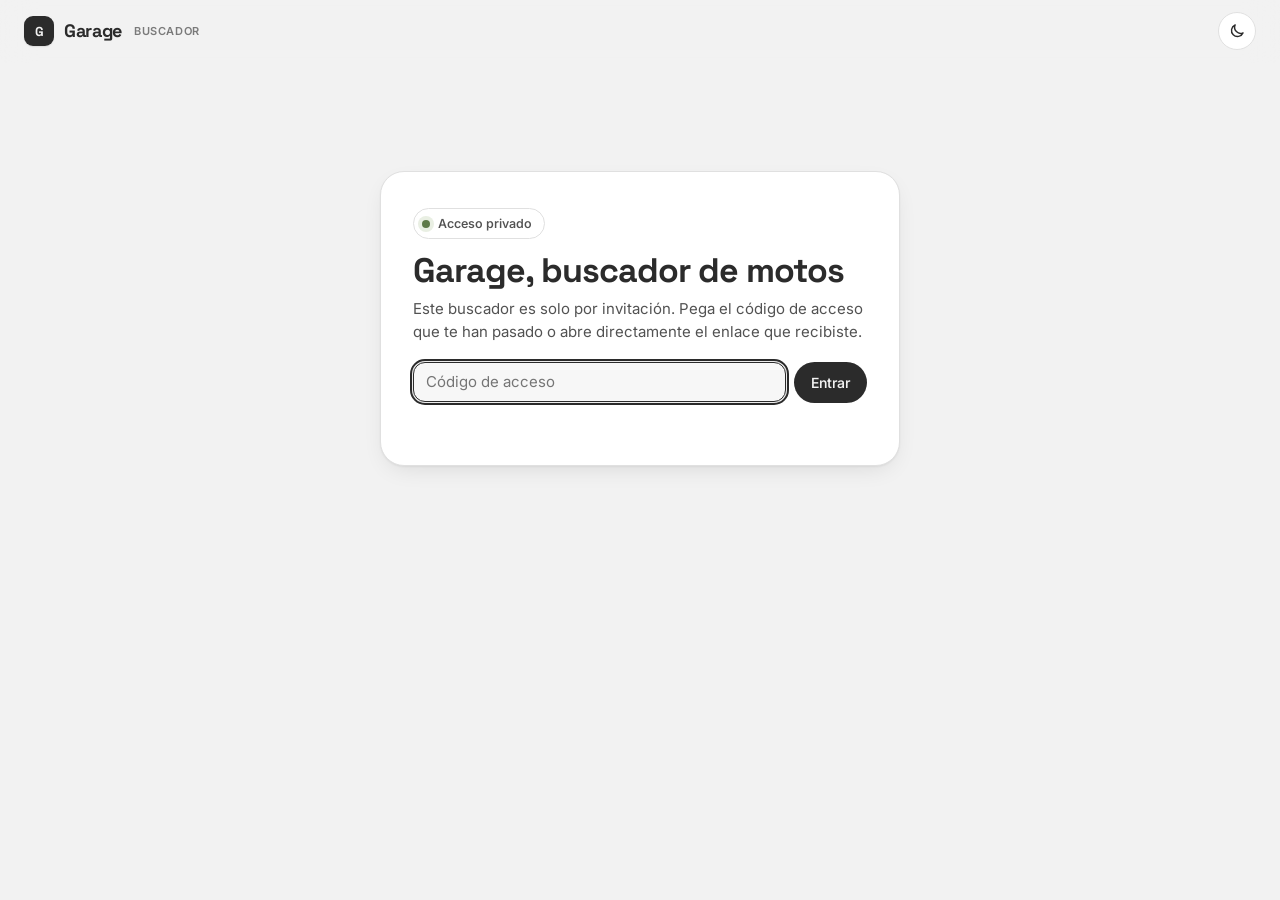
<file: web/index.html>
<!doctype html>
<html lang="es">
<head>
<meta charset="utf-8"><meta name="viewport" content="width=device-width,initial-scale=1,viewport-fit=cover">
<meta name="robots" content="noindex,nofollow">
<meta name="referrer" content="no-referrer">
<meta name="theme-color" content="#f2f2f2" media="(prefers-color-scheme: light)"><meta name="theme-color" content="#1f1f1f" media="(prefers-color-scheme: dark)">
<title>Garage · buscador</title>
<link rel="preconnect" href="https://fonts.googleapis.com"><link rel="preconnect" href="https://fonts.gstatic.com" crossorigin>
<link href="https://fonts.googleapis.com/css2?family=Inter:wght@400;500;600;700&family=Space+Grotesk:wght@500;600;700&display=swap" rel="stylesheet">
<script>try{const t=localStorage.getItem('garage-theme');if(t==='light'||t==='dark')document.documentElement.dataset.theme=t}catch(e){}</script>
<link rel="stylesheet" href="garage.css">
</head>
<body>
<header class="topbar" id="topbar"><div class="topinner">
 <a class="brand" href="#"><span class="brand-mark">G</span>Garage<small>buscador</small></a>
 <nav class="topnav" id="topnav" hidden><span class="nav-pill" id="navpill"></span>
  <button data-view="all" aria-current="page"><span data-icon="search"></span><span class="lbl">Buscar</span></button>
  <button data-view="saved"><span data-icon="heart"></span><span class="lbl">Favoritas</span><span class="count" id="savecount">0</span></button>
 </nav>
 <div class="topend"><span class="who hide-m" id="who"></span><a class="btn sm" id="adminlink" href="admin.html" hidden>Admin</a><button class="iconbtn" id="theme" aria-label="Cambiar tema"><span data-icon="moon"></span></button></div>
</div></header>

<section class="gate" id="gate" hidden>
 <span class="eyebrow"><span class="dot"></span>Acceso privado</span>
 <h1>Garage, buscador de motos</h1>
 <p>Este buscador es solo por invitación. Pega el código de acceso que te han pasado o abre directamente el enlace que recibiste.</p>
 <form id="gateform"><input class="input" id="gatetoken" autocomplete="off" spellcheck="false" placeholder="Código de acceso" aria-label="Código de acceso"><button class="btn primary" type="submit">Entrar</button></form>
 <div class="err" id="gateerr" role="alert"></div>
</section>

<div class="page" id="app" hidden>
<section class="hero compact">
 <span class="eyebrow"><span class="dot"></span><span id="eyebrow">Cargando…</span></span>
 <h1>Todas las motos de segunda mano, <em>en un sitio.</em></h1>
 <p class="lead">Wallapop, Milanuncios, motos.net, Mundimoto (también sus particulares), motor.es, AutoScout24, Cüimo, Flexibike y Motick, de toda España, actualizados cada día. Filtra por precio, forma de pago, marca, modelo, tipo, A2 o distancia y abre el anuncio original para contactar.</p>
 <div class="stats" id="stats"></div>
</section>

<div class="toolbar" id="toolbar">
 <button class="btn filterbtn" id="togglefilters" aria-expanded="true" aria-controls="filters"><span data-icon="filter"></span>Filtros<span class="count" id="filtercount" hidden>0</span></button>
 <label class="searchwrap"><span data-icon="search"></span><input id="q" type="search" placeholder="Modelo, palabra clave… (ej. «mt 07 akrapovic»)" aria-label="Buscar"></label>
 <select id="orden" class="select" aria-label="Ordenar">
  <option value="">Más nuevas</option><option value="precio">Precio ↑</option><option value="-precio">Precio ↓</option>
  <option value="km">Menos km</option><option value="-anio">Más recientes (año)</option><option value="dist">Más cerca</option>
 </select>
</div>

<div class="layout" id="layout">
 <aside class="filters" id="filters" aria-label="Filtros">
  <div class="fhead"><h2>Filtros</h2><div><button class="linkbtn" id="reset">Restablecer</button><button class="iconbtn only-m" id="closefilters" aria-label="Cerrar filtros" style="display:inline-grid;margin-left:6px;width:34px;height:34px"><span data-icon="close"></span></button></div></div>
  <div class="fgroup"><span class="flabel">Forma de pago</span><div class="seg" id="f-fin" data-single></div></div>
  <div class="fgroup"><span class="flabel">Vendedor</span><div class="seg" id="f-vendedor" data-single></div></div>
  <div class="fgroup"><span class="flabel">Precio (€)</span><div class="pair"><input class="input num" id="f-pmin" type="number" min="0" step="100" placeholder="Desde"><input class="input num" id="f-pmax" type="number" min="0" step="100" placeholder="Hasta"></div></div>
  <div class="fgroup"><span class="flabel">Marca</span><div class="seg" id="f-marca"></div><select class="select" id="f-marca-otra" style="margin-top:8px"><option value="">Otra marca…</option></select></div>
  <div class="fgroup"><label for="f-modelo">Modelo</label><input class="input" id="f-modelo" placeholder="Ej. MT-07, Z900, Tenere" list="modelos"></div>
  <div class="fgroup"><span class="flabel">Tipo</span><div class="seg" id="f-tipo"></div></div>
  <div class="fgroup"><span class="flabel">Carnet A2</span><div class="seg" id="f-a2"></div></div>
  <div class="fgroup"><span class="flabel">Kilómetros máximos</span><input class="input num" id="f-kmmax" type="number" min="0" step="1000" placeholder="Sin límite"></div>
  <div class="fgroup"><span class="flabel">Año</span><div class="pair"><input class="input num" id="f-amin" type="number" min="1950" max="2030" placeholder="Desde"><input class="input num" id="f-amax" type="number" min="1950" max="2030" placeholder="Hasta"></div></div>
  <div class="fgroup"><span class="flabel">Cilindrada (cc)</span><div class="pair"><input class="input num" id="f-ccmin" type="number" min="0" step="50" placeholder="Desde"><input class="input num" id="f-ccmax" type="number" min="0" step="50" placeholder="Hasta"></div></div>
  <div class="fgroup"><label for="f-provincia">Provincia</label><select class="select" id="f-provincia"><option value="">Toda España</option></select></div>
  <div class="fgroup"><span class="flabel">Cerca de mí</span><div class="pair"><button class="btn" id="geo" type="button"><span data-icon="pin"></span>Ubicarme</button><input class="input num" id="f-radio" type="number" min="5" step="5" placeholder="Radio km" disabled></div><p class="fnote" id="geonote" style="margin:8px 0 0"></p></div>
  <div class="fgroup"><span class="flabel">Web</span><div class="seg" id="f-fuente" data-single></div></div>
  <div class="fgroup"><label class="toggle">Solo con envío<input type="checkbox" id="f-envio"></label></div>
  <p class="fnote">Los datos salen de los anuncios. Marca, modelo, CV y tipo se completan a veces con otros anuncios del mismo modelo: compruébalos en el anuncio.</p>
  <div class="only-m" style="margin-top:16px"><button class="btn accent" id="applyfilters" style="width:100%">Ver resultados</button></div>
 </aside>
 <main id="main">
  <div class="reshead"><div><h2 id="viewtitle">Motos</h2><p id="resultcount" aria-live="polite"></p></div></div>
  <div class="activechips" id="activechips"></div>
  <div class="grid" id="grid"></div>
  <div class="more"><button class="btn" id="more" hidden>Cargar más</button></div>
 </main>
</div>
<footer class="foot"><span id="foot">Garage · uso privado. Un anuncio visible no garantiza que siga a la venta.</span><a href="#" id="logout">Salir</a></footer>
</div>
<datalist id="modelos"></datalist>
<div class="sheetmask" id="sheetmask" hidden></div>
<div id="toast" class="toast hidden" role="status"></div>
<script src="config.js"></script>
<script src="app.js"></script>
</body>
</html>
</file>
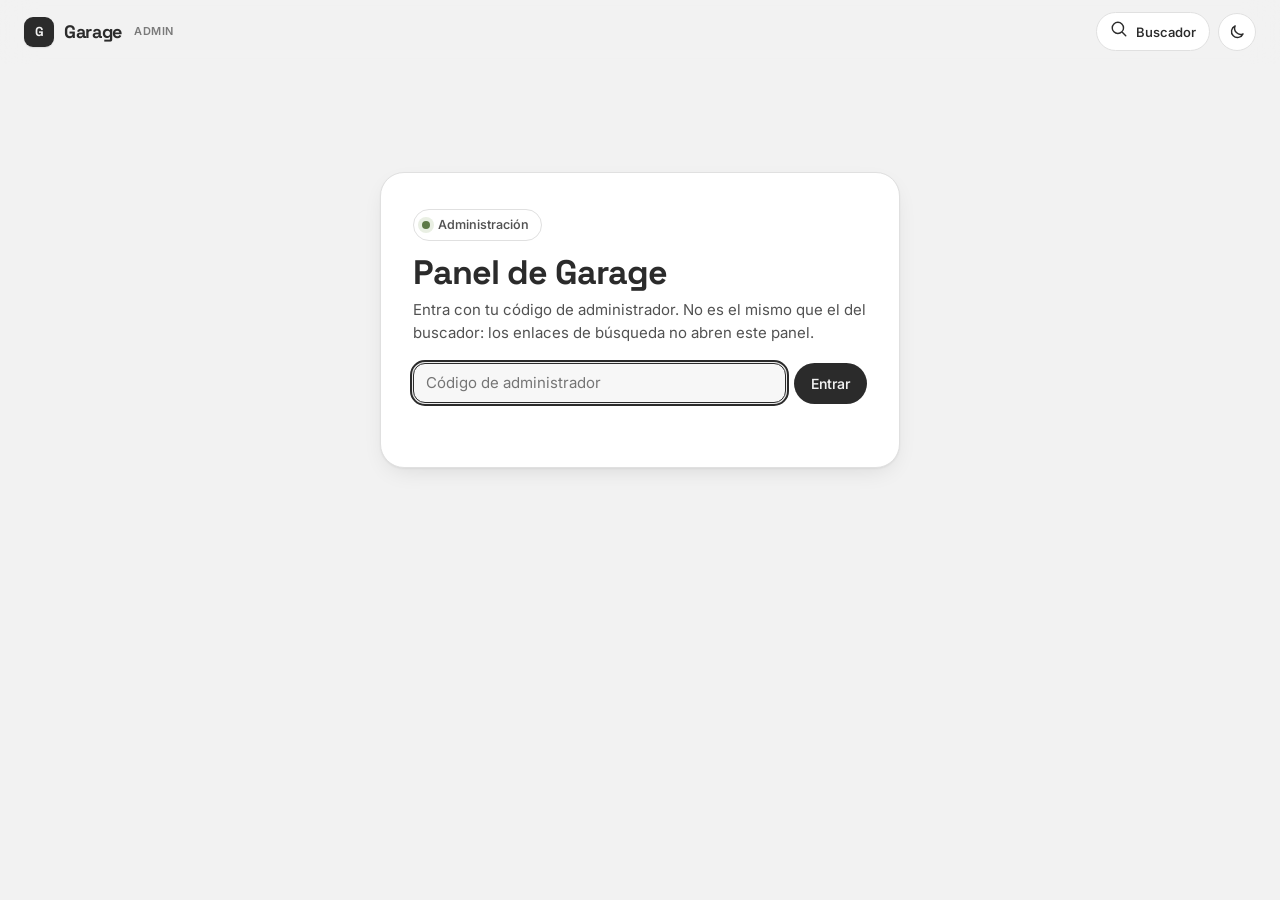
<file: web/admin.html>
<!doctype html>
<html lang="es">
<head>
<meta charset="utf-8"><meta name="viewport" content="width=device-width,initial-scale=1,viewport-fit=cover">
<meta name="robots" content="noindex,nofollow">
<meta name="referrer" content="no-referrer">
<meta name="theme-color" content="#f2f2f2" media="(prefers-color-scheme: light)"><meta name="theme-color" content="#1f1f1f" media="(prefers-color-scheme: dark)">
<title>Garage · admin</title>
<link rel="preconnect" href="https://fonts.googleapis.com"><link rel="preconnect" href="https://fonts.gstatic.com" crossorigin>
<link href="https://fonts.googleapis.com/css2?family=Inter:wght@400;500;600;700&family=Space+Grotesk:wght@500;600;700&display=swap" rel="stylesheet">
<script>try{const t=localStorage.getItem('garage-theme');if(t==='light'||t==='dark')document.documentElement.dataset.theme=t}catch(e){}</script>
<link rel="stylesheet" href="garage.css">
</head>
<body>
<header class="topbar" id="topbar"><div class="topinner">
 <a class="brand" href="./"><span class="brand-mark">G</span>Garage<small>admin</small></a>
 <div class="topend"><span class="who hide-m" id="who"></span><a class="btn sm" href="./"><span data-icon="search"></span><span class="lbl">Buscador</span></a><button class="iconbtn" id="theme" aria-label="Cambiar tema"><span data-icon="moon"></span></button></div>
</div></header>

<section class="gate" id="gate" hidden>
 <span class="eyebrow"><span class="dot"></span>Administración</span>
 <h1>Panel de Garage</h1>
 <p>Entra con tu código de administrador. No es el mismo que el del buscador: los enlaces de búsqueda no abren este panel.</p>
 <form id="gateform"><input class="input" id="gatetoken" autocomplete="off" spellcheck="false" placeholder="Código de administrador" aria-label="Código de administrador"><button class="btn primary" type="submit">Entrar</button></form>
 <div class="err" id="gateerr" role="alert"></div>
</section>

<div class="page" id="app" hidden>
<section class="hero compact">
 <span class="eyebrow"><span class="dot"></span><span id="eyebrow">Panel de administración</span></span>
 <h1>Accesos de <em>tus amigos.</em></h1>
 <p class="lead">Crea un enlace para cada persona, mira quién lo usa y córtalo cuando quieras. El enlace solo se puede ver al crearlo: guárdalo o compártelo en ese momento.</p>
 <div class="stats" id="stats"></div>
</section>

<div class="adm">
 <section class="panel" id="nuevo">
  <h2>Nuevo acceso</h2>
  <form id="crear" class="admform">
   <div class="fgroup"><label for="c-nombre">Nombre</label><input class="input" id="c-nombre" maxlength="60" placeholder="Ej. Marcos" required autocomplete="off"></div>
   <div class="fgroup"><label for="c-dias">Duración</label>
    <select class="select" id="c-dias"><option value="30">30 días</option><option value="90">3 meses</option><option value="180">6 meses</option><option value="365" selected>1 año</option><option value="0">Sin caducidad</option></select></div>
   <div class="fgroup"><label for="c-max">Búsquedas por hora</label>
    <select class="select" id="c-max"><option value="100">100</option><option value="300" selected>300</option><option value="1000">1.000</option></select></div>
   <div class="fgroup"><label for="c-nota">Nota <small>(opcional, solo la ves tú)</small></label><input class="input" id="c-nota" maxlength="200" placeholder="Ej. compañero de clase" autocomplete="off"></div>
   <button class="btn accent" type="submit" id="c-btn"><span data-icon="plus"></span>Crear acceso</button>
  </form>
  <div class="nuevo-ok" id="ok" hidden>
   <span class="badge good">Acceso creado</span>
   <p>Este es el enlace de <b id="ok-nombre"></b>. <b>Solo se muestra ahora</b>: si lo pierdes, revócalo y crea otro.</p>
   <div class="linkbox"><input class="input" id="ok-link" readonly aria-label="Enlace de acceso"><button class="btn primary" id="ok-copy" type="button"><span data-icon="copy"></span>Copiar</button></div>
   <div class="okacts"><button class="btn" id="ok-share" type="button" hidden><span data-icon="share"></span>Compartir</button><a class="btn" id="ok-wa" target="_blank" rel="noopener"><span data-icon="send"></span>WhatsApp</a><button class="linkbtn" id="ok-close" type="button">Hecho</button></div>
  </div>
 </section>

 <section class="panel" id="lista">
  <div class="listhead"><h2>Accesos</h2><div class="seg" id="filtro"><button type="button" data-f="activos" aria-pressed="true">Activos</button><button type="button" data-f="todos" aria-pressed="false">Todos</button></div></div>
  <div id="tokens"></div>
 </section>

 <section class="panel" id="fuentes">
  <h2>Última actualización de anuncios</h2>
  <div id="pasadas"></div>
 </section>
</div>
<footer class="foot"><span>Garage · panel privado. Las búsquedas por hora protegen la base de datos gratuita.</span><a href="#" id="logout">Salir</a></footer>
</div>
<div id="toast" class="toast hidden" role="status"></div>
<script src="config.js"></script>
<script src="admin.js"></script>
</body>
</html>
</file>
<file: web/garage.css>
/* Garage A2 · v4 «fluido». Fuente editable: este archivo + panel-motos-v3.template.html */
:root{
  /* Estructura Nord con grises neutros (sin tinte azul). Verde/rojo Nord apagados solo para estados. */
  --bg:#f2f2f2;--bg-2:#e8e8e8;--surface:#ffffff;--surface-2:#f7f7f7;--line:#e0e0e0;--line-2:#cccccc;
  --text:#2b2b2b;--text-2:#525252;--text-3:#7a7a7a;
  --accent:#dedede;--accent-2:#d0d0d0;--accent-soft:#ececec;--accent-ink:#2b2b2b;--on-accent:#2b2b2b;
  --good:#5e7a48;--good-soft:#e9efe3;--warn:#525252;--warn-soft:#ececec;--bad:#a5464f;--bad-soft:#f5e6e7;--info:#525252;--info-soft:#ececec;
  --shadow-sm:0 1px 2px rgba(0,0,0,.06),0 1px 1px rgba(0,0,0,.04);
  --shadow:0 1px 2px rgba(0,0,0,.05),0 8px 24px -8px rgba(0,0,0,.12);
  --shadow-lg:0 2px 6px rgba(0,0,0,.06),0 24px 60px -16px rgba(0,0,0,.28);
  --r-sm:10px;--r:16px;--r-lg:24px;--ease:cubic-bezier(.22,1,.36,1);
  --glass:rgba(242,242,242,.8);
  color-scheme:light;
}
@media (prefers-color-scheme:dark){:root:not([data-theme="light"]){
  --bg:#1f1f1f;--bg-2:#262626;--surface:#2b2b2b;--surface-2:#323232;--line:#3a3a3a;--line-2:#474747;
  --text:#ededed;--text-2:#c2c2c2;--text-3:#8f8f8f;
  --accent:#ededed;--accent-2:#d8d8d8;--accent-soft:#383838;--accent-ink:#ededed;--on-accent:#1f1f1f;
  --good:#a3be8c;--good-soft:#2c3328;--warn:#c2c2c2;--warn-soft:#333333;--bad:#bf616a;--bad-soft:#3a2a2c;--info:#c2c2c2;--info-soft:#333333;
  --shadow-sm:0 1px 2px rgba(0,0,0,.4);--shadow:0 1px 2px rgba(0,0,0,.35),0 10px 30px -10px rgba(0,0,0,.6);--shadow-lg:0 30px 80px -20px rgba(0,0,0,.8);
  --glass:rgba(31,31,31,.78);color-scheme:dark}}
:root[data-theme="dark"]{
  --bg:#1f1f1f;--bg-2:#262626;--surface:#2b2b2b;--surface-2:#323232;--line:#3a3a3a;--line-2:#474747;
  --text:#ededed;--text-2:#c2c2c2;--text-3:#8f8f8f;
  --accent:#ededed;--accent-2:#d8d8d8;--accent-soft:#383838;--accent-ink:#ededed;--on-accent:#1f1f1f;
  --good:#a3be8c;--good-soft:#2c3328;--warn:#c2c2c2;--warn-soft:#333333;--bad:#bf616a;--bad-soft:#3a2a2c;--info:#c2c2c2;--info-soft:#333333;
  --shadow-sm:0 1px 2px rgba(0,0,0,.4);--shadow:0 1px 2px rgba(0,0,0,.35),0 10px 30px -10px rgba(0,0,0,.6);--shadow-lg:0 30px 80px -20px rgba(0,0,0,.8);
  --glass:rgba(31,31,31,.78);color-scheme:dark}

*,*::before,*::after{box-sizing:border-box}
html{scroll-behavior:smooth;-webkit-text-size-adjust:100%}
body{margin:0;background:var(--bg);color:var(--text);font:15px/1.55 "Inter",system-ui,-apple-system,"Segoe UI",sans-serif;-webkit-font-smoothing:antialiased;overflow-x:hidden;transition:background-color .3s var(--ease),color .3s var(--ease)}
img{display:block;max-width:100%}
a{color:inherit}
button,input,select,textarea{font:inherit;color:inherit}
button{cursor:pointer}
:focus-visible{outline:2px solid var(--accent-ink);outline-offset:2px;border-radius:8px}
.icon{width:18px;height:18px;fill:none;stroke:currentColor;stroke-width:1.9;stroke-linecap:round;stroke-linejoin:round;flex:none}
.skip{position:absolute;left:-999px;top:8px;z-index:100;background:var(--text);color:var(--bg);padding:8px 14px;border-radius:999px}
.skip:focus{left:12px}
.num{font-variant-numeric:tabular-nums;font-feature-settings:"tnum"}
[hidden]{display:none!important}

/* Top bar */
.topbar{position:sticky;top:0;z-index:40;background:var(--glass);backdrop-filter:saturate(1.6) blur(16px);-webkit-backdrop-filter:saturate(1.6) blur(16px);border-bottom:1px solid transparent;transition:border-color .3s var(--ease),box-shadow .3s var(--ease)}
.topbar.scrolled{border-bottom-color:var(--line);box-shadow:var(--shadow-sm)}
.topinner{max-width:1360px;margin:auto;display:flex;align-items:center;gap:20px;padding:12px 24px}
.brand{display:flex;align-items:center;gap:10px;text-decoration:none;font:700 18px/1 "Space Grotesk",sans-serif;letter-spacing:-.02em}
.brand-mark{width:30px;height:30px;border-radius:9px;background:var(--text);display:grid;place-items:center;color:var(--bg);font-size:13px;box-shadow:var(--shadow-sm)}
.brand small{font:600 11px/1 "Inter";color:var(--text-3);letter-spacing:.06em;text-transform:uppercase;margin-left:2px}
.topnav{position:relative;display:flex;gap:2px;padding:4px;border-radius:999px;background:var(--bg-2);margin-left:8px}
.topnav button{position:relative;z-index:1;border:0;background:none;padding:7px 14px;border-radius:999px;color:var(--text-2);font-weight:500;font-size:14px;display:flex;gap:6px;align-items:center;transition:color .2s}
.topnav button[aria-current="page"]{color:var(--text)}
.nav-pill{position:absolute;top:4px;left:0;height:calc(100% - 8px);border-radius:999px;background:var(--surface);box-shadow:var(--shadow-sm);transition:transform .45s var(--ease),width .45s var(--ease)}
.count{min-width:18px;height:18px;padding:0 5px;border-radius:999px;background:var(--line);color:var(--text-2);font-size:11px;font-weight:600;display:inline-grid;place-items:center}
.count.on{background:var(--accent);color:var(--on-accent)}
.topend{margin-left:auto;display:flex;gap:8px;align-items:center}
.iconbtn{width:38px;height:38px;border-radius:999px;border:1px solid var(--line);background:var(--surface);display:grid;place-items:center;transition:transform .2s var(--ease),background .2s,border-color .2s}
.iconbtn:hover{border-color:var(--line-2);transform:translateY(-1px)}
.btn{display:inline-flex;align-items:center;justify-content:center;gap:8px;padding:9px 16px;border-radius:999px;border:1px solid var(--line);background:var(--surface);font-weight:550;font-size:14px;text-decoration:none;white-space:nowrap;transition:transform .2s var(--ease),background .2s,border-color .2s,box-shadow .2s}
.btn:hover{border-color:var(--line-2);transform:translateY(-1px);box-shadow:var(--shadow-sm)}
.btn:active{transform:translateY(0) scale(.98)}
.btn.primary{background:var(--text);color:var(--bg);border-color:transparent}
.btn.accent{background:var(--accent);color:var(--on-accent);border-color:var(--line-2);box-shadow:var(--shadow-sm)}
.btn:disabled{opacity:.45;pointer-events:none}

/* Hero */
.page{max-width:1360px;margin:auto;padding:0 24px 120px}
.hero{position:relative;margin:24px 0 8px;padding:48px 44px 40px;border-radius:var(--r-lg);overflow:hidden;background:radial-gradient(120% 140% at 100% 0%,color-mix(in srgb,var(--text) 7%,transparent) 0%,transparent 55%),var(--surface);border:1px solid var(--line);box-shadow:var(--shadow)}
.hero::after{content:"";position:absolute;inset:0;background-image:radial-gradient(var(--line-2) 1px,transparent 1px);background-size:22px 22px;mask-image:linear-gradient(100deg,transparent 40%,#000 100%);-webkit-mask-image:linear-gradient(100deg,transparent 40%,#000 100%);opacity:.5;pointer-events:none}
.eyebrow{display:inline-flex;align-items:center;gap:8px;padding:5px 12px 5px 8px;border-radius:999px;background:var(--surface);border:1px solid var(--line);font-size:12.5px;font-weight:550;color:var(--text-2)}
.eyebrow .dot{width:8px;height:8px;border-radius:50%;background:var(--good);box-shadow:0 0 0 4px var(--good-soft)}
.hero h1{position:relative;z-index:1;margin:18px 0 10px;font:700 clamp(36px,6vw,68px)/1 "Space Grotesk",sans-serif;letter-spacing:-.04em;max-width:14ch}
.hero h1 em{font-style:normal;color:var(--text-3)}
.hero p.lead{position:relative;z-index:1;margin:0;max-width:56ch;color:var(--text-2);font-size:16.5px}
.stats{position:relative;z-index:1;display:grid;grid-template-columns:repeat(4,minmax(0,1fr));gap:12px;margin-top:32px}
.stat{padding:16px 18px;border-radius:var(--r);background:color-mix(in srgb,var(--surface) 70%,transparent);border:1px solid var(--line);backdrop-filter:blur(6px)}
.stat small{display:block;color:var(--text-3);font-size:12px;font-weight:550;text-transform:uppercase;letter-spacing:.06em}
.stat strong{display:block;margin-top:6px;font:650 24px/1.1 "Space Grotesk",sans-serif;letter-spacing:-.02em}
.stat span{font-size:12.5px;color:var(--text-2)}

/* Toolbar */
.toolbar{position:sticky;top:63px;z-index:30;margin:16px -8px 0;padding:10px 8px;display:flex;flex-wrap:wrap;gap:10px;align-items:center;background:var(--glass);backdrop-filter:blur(14px);-webkit-backdrop-filter:blur(14px);border-radius:0 0 var(--r) var(--r)}
.searchwrap{flex:1 1 260px;display:flex;align-items:center;gap:10px;padding:0 14px;height:42px;border-radius:999px;background:var(--surface);border:1px solid var(--line);transition:border-color .2s,box-shadow .2s}
.searchwrap:focus-within{border-color:var(--accent-ink);box-shadow:0 0 0 4px var(--accent-soft)}
.searchwrap input{flex:1;border:0;background:none;outline:none;height:100%;min-width:0}
.searchwrap .icon{color:var(--text-3)}
.chips-quick{display:flex;gap:6px;overflow-x:auto;scrollbar-width:none;max-width:100%}
.chips-quick::-webkit-scrollbar{display:none}
.qchip{border:1px solid var(--line);background:var(--surface);padding:8px 13px;border-radius:999px;font-size:13.5px;font-weight:500;color:var(--text-2);white-space:nowrap;transition:all .2s var(--ease)}
.qchip:hover{color:var(--text);border-color:var(--line-2)}
.qchip[aria-pressed="true"]{background:var(--text);color:var(--bg);border-color:var(--text)}
.select{appearance:none;height:42px;padding:0 36px 0 14px;border-radius:999px;border:1px solid var(--line);background:var(--surface) url("data:image/svg+xml,%3Csvg xmlns='http://www.w3.org/2000/svg' width='12' height='12' viewBox='0 0 24 24' fill='none' stroke='%238a8c93' stroke-width='2.4' stroke-linecap='round'%3E%3Cpath d='M6 9l6 6 6-6'/%3E%3C/svg%3E") no-repeat right 14px center;font-size:14px;font-weight:500}
.filterbtn{height:42px}
.filterbtn .count{margin-left:2px}

/* Layout */
.layout{display:grid;grid-template-columns:280px minmax(0,1fr);gap:28px;margin-top:18px;align-items:start}
.layout.nofilters{grid-template-columns:minmax(0,1fr)}
.layout.nofilters .filters{display:none}
.filters{position:sticky;top:134px;max-height:calc(100vh - 150px);overflow:auto;padding:20px;border-radius:var(--r);background:var(--surface);border:1px solid var(--line);scrollbar-width:thin}
.filters h2{margin:0;font:650 17px/1 "Space Grotesk";letter-spacing:-.01em}
.fhead{display:flex;align-items:center;justify-content:space-between;margin-bottom:18px}
.linkbtn{border:0;background:none;color:var(--accent-ink);font-weight:550;font-size:13.5px;padding:4px}
.fgroup{padding:16px 0;border-top:1px solid var(--line)}
.fgroup>label,.fgroup>.flabel{display:block;font-size:12.5px;font-weight:600;color:var(--text-2);margin-bottom:10px;letter-spacing:.01em}
.fgroup .select{width:100%;border-radius:12px}
.seg{display:flex;flex-wrap:wrap;gap:6px}
.seg button{border:1px solid var(--line);background:var(--surface-2);padding:6px 11px;border-radius:999px;font-size:13px;font-weight:500;color:var(--text-2);transition:all .18s var(--ease)}
.seg button[aria-pressed="true"]{background:var(--accent);border-color:var(--accent-ink);color:var(--on-accent)}
.range{display:flex;flex-direction:column;gap:6px}
.range output{font:600 15px "Space Grotesk";font-variant-numeric:tabular-nums}
input[type=range]{-webkit-appearance:none;appearance:none;width:100%;height:24px;background:none}
input[type=range]::-webkit-slider-runnable-track{height:5px;border-radius:9px;background:linear-gradient(90deg,var(--accent-ink) var(--p,50%),var(--line) var(--p,50%))}
input[type=range]::-moz-range-track{height:5px;border-radius:9px;background:linear-gradient(90deg,var(--accent-ink) var(--p,50%),var(--line) var(--p,50%))}
input[type=range]::-webkit-slider-thumb{-webkit-appearance:none;width:20px;height:20px;margin-top:-7.5px;border-radius:50%;background:var(--surface);border:2px solid var(--accent-ink);box-shadow:var(--shadow-sm);transition:transform .15s}
input[type=range]::-moz-range-thumb{width:16px;height:16px;border-radius:50%;background:var(--surface);border:2px solid var(--accent-ink)}
input[type=range]:active::-webkit-slider-thumb{transform:scale(1.15)}
.toggle{display:flex;align-items:center;justify-content:space-between;gap:12px;font-size:14px;cursor:pointer;padding:4px 0}
.toggle input{appearance:none;width:38px;height:22px;border-radius:999px;background:var(--line-2);position:relative;flex:none;transition:background .2s;cursor:pointer}
.toggle input::after{content:"";position:absolute;top:3px;left:3px;width:16px;height:16px;border-radius:50%;background:#fff;box-shadow:0 1px 3px rgba(0,0,0,.25);transition:transform .25s var(--ease)}
.toggle input:checked{background:var(--accent-ink)}
.toggle input:checked::after{transform:translateX(16px)}
.fnote{font-size:12.5px;color:var(--text-3);margin:14px 0 0}

/* Results */
.reshead{display:flex;align-items:baseline;justify-content:space-between;gap:12px;margin:2px 0 14px;flex-wrap:wrap}
.reshead h2{margin:0;font:650 22px/1.2 "Space Grotesk";letter-spacing:-.02em}
.reshead p{margin:2px 0 0;color:var(--text-2);font-size:14px}
.activechips{display:flex;flex-wrap:wrap;gap:6px;margin:-4px 0 14px}
.activechips button{display:inline-flex;gap:6px;align-items:center;border:0;background:var(--accent);color:var(--on-accent);padding:5px 8px 5px 11px;border-radius:999px;font-size:12.5px;font-weight:550}
.grid{display:grid;grid-template-columns:repeat(auto-fill,minmax(290px,1fr));gap:18px}
.card{position:relative;display:flex;flex-direction:column;border-radius:var(--r);background:var(--surface);border:1px solid var(--line);overflow:hidden;box-shadow:var(--shadow-sm);transition:transform .35s var(--ease),box-shadow .35s var(--ease),border-color .35s;animation:rise .5s var(--ease) both;animation-delay:calc(var(--i,0) * 35ms)}
.card:hover{transform:translateY(-4px);box-shadow:var(--shadow-lg);border-color:var(--line-2)}
.card.picked{border-color:var(--accent-ink);box-shadow:0 0 0 3px var(--accent-soft),var(--shadow)}
@keyframes rise{from{opacity:0;transform:translateY(14px) scale(.985)}to{opacity:1;transform:none}}
.media{position:relative;aspect-ratio:16/10;background:linear-gradient(135deg,var(--bg-2),var(--surface-2));overflow:hidden}
.media img{width:100%;height:100%;object-fit:cover;transition:transform .7s var(--ease)}
.card:hover .media img{transform:scale(1.05)}
.ph{position:absolute;inset:0;display:grid;place-items:center;text-align:center;color:var(--text-3);font:700 30px/1 "Space Grotesk";letter-spacing:-.03em}
.ph span{display:block;font:500 12px "Inter";letter-spacing:0;margin-top:6px}
.media .shade{position:absolute;inset:auto 0 0 0;height:55%;background:linear-gradient(transparent,rgba(0,0,0,.55));pointer-events:none}
.pricetag{position:absolute;left:12px;bottom:12px;color:#fff;font:700 24px/1 "Space Grotesk";letter-spacing:-.02em;text-shadow:0 2px 12px rgba(0,0,0,.4)}
.pricetag small{display:block;font:500 11.5px/1.3 "Inter";letter-spacing:0;opacity:.9;margin-top:4px}
.fav{position:absolute;top:10px;right:10px;width:38px;height:38px;border-radius:50%;border:0;background:rgba(255,255,255,.88);color:#16171a;display:grid;place-items:center;backdrop-filter:blur(6px);transition:transform .25s var(--ease),background .2s}
.fav:hover{transform:scale(1.08)}
.fav.on{background:var(--bad);color:#fff}
.fav.on .icon{fill:currentColor}
.fav.pop{animation:pop .45s var(--ease)}
.fav.share{top:56px}
.fav.share .icon{fill:none}
.dacts{display:flex;gap:8px}
#sharefavs{align-self:center}
@keyframes pop{40%{transform:scale(1.3)}}
.flag{position:absolute;top:12px;left:12px;display:flex;gap:6px;flex-wrap:wrap;max-width:calc(100% - 64px)}
.flag span{padding:4px 9px;border-radius:999px;font-size:11.5px;font-weight:650;background:rgba(255,255,255,.92);color:#16171a;backdrop-filter:blur(6px)}
.flag span.hot{background:#2b2b2b;color:#ededed}
.body{padding:16px 16px 14px;display:flex;flex-direction:column;gap:12px;flex:1}
.titlerow{display:flex;justify-content:space-between;gap:10px;align-items:flex-start}
.make{font-size:12px;font-weight:650;color:var(--text-3);text-transform:uppercase;letter-spacing:.07em}
.card h3{margin:2px 0 0;font:650 19px/1.2 "Space Grotesk";letter-spacing:-.02em}
.specs{display:flex;gap:6px;flex-wrap:wrap}
.specs span{display:inline-flex;align-items:center;gap:5px;padding:4px 9px;border-radius:8px;background:var(--surface-2);border:1px solid var(--line);font-size:12.5px;font-weight:550;color:var(--text-2);font-variant-numeric:tabular-nums}
.badges{display:flex;gap:6px;flex-wrap:wrap}
.badge{display:inline-flex;align-items:center;gap:6px;padding:4px 10px;border-radius:999px;font-size:12px;font-weight:600;background:var(--bg-2);color:var(--text-2)}
.badge::before{content:"";width:6px;height:6px;border-radius:50%;background:currentColor;opacity:.85}
.badge.good{background:var(--good-soft);color:var(--good)}
.badge.warn{background:var(--warn-soft);color:var(--warn)}
.badge.bad{background:var(--bad-soft);color:var(--bad)}
.badge.info{background:var(--info-soft);color:var(--info)}
.finline{display:flex;align-items:center;justify-content:space-between;gap:10px;padding:10px 12px;border-radius:12px;background:var(--surface-2);border:1px dashed var(--line-2);font-size:13px}
.finline b{font:650 15px "Space Grotesk";font-variant-numeric:tabular-nums}
.finline span{color:var(--text-2)}
.place{display:flex;align-items:center;gap:6px;font-size:13px;color:var(--text-2)}
.place .icon{width:15px;height:15px}
.cardfoot{display:flex;align-items:center;gap:8px;margin-top:auto;padding-top:4px}
.cardfoot .btn{padding:8px 14px;font-size:13.5px}
.cardfoot .grow{flex:1}
.cmp{display:inline-flex;align-items:center;gap:7px;font-size:13px;font-weight:550;color:var(--text-2);cursor:pointer;padding:6px 4px;user-select:none}
.cmp input{appearance:none;width:18px;height:18px;border-radius:6px;border:1.5px solid var(--line-2);display:grid;place-items:center;transition:all .2s;cursor:pointer;margin:0}
.cmp input:checked{background:var(--accent-ink);border-color:var(--accent-ink)}
.cmp input:checked::after{content:"";width:9px;height:5px;border:2px solid var(--bg);border-top:0;border-right:0;transform:rotate(-45deg) translate(1px,-1px)}

/* List mode */
.grid.list{grid-template-columns:1fr}
.grid.list .card{flex-direction:row}
.grid.list .media{flex:0 0 300px;aspect-ratio:auto;min-height:200px}

.empty{grid-column:1/-1;text-align:center;padding:64px 20px;border-radius:var(--r);border:1px dashed var(--line-2);background:var(--surface)}
.empty h3{margin:0 0 6px;font:650 20px "Space Grotesk"}
.empty p{margin:0 0 18px;color:var(--text-2)}

/* Sources view */
.method{margin-top:28px;display:grid;gap:18px}
.method h1{margin:0;font:700 clamp(30px,4.5vw,48px)/1.05 "Space Grotesk";letter-spacing:-.035em}
.method .lead{color:var(--text-2);max-width:62ch;margin:8px 0 0}
.mgrid{display:grid;grid-template-columns:repeat(auto-fit,minmax(250px,1fr));gap:14px}
.mcard{padding:20px;border-radius:var(--r);background:var(--surface);border:1px solid var(--line)}
.mcard h3{margin:0 0 6px;font:650 16px "Space Grotesk"}
.mcard p{margin:0;color:var(--text-2);font-size:14px}
.panel{padding:22px;border-radius:var(--r);background:var(--surface);border:1px solid var(--line)}
.panel h2{margin:0 0 10px;font:650 18px "Space Grotesk"}
.panel p{color:var(--text-2);font-size:14.5px;margin:0 0 10px}
.panel a{color:var(--text);text-decoration-color:var(--line-2);text-underline-offset:3px}
.tbl{width:100%;border-collapse:collapse;font-size:13.5px}
.tbl th,.tbl td{text-align:left;padding:9px 10px;border-bottom:1px solid var(--line);vertical-align:top}
.tbl th{font-size:12px;color:var(--text-3);text-transform:uppercase;letter-spacing:.05em;font-weight:600}
.scrollx{overflow-x:auto}

/* Drawer / modal */
.backdrop{position:fixed;inset:0;z-index:60;background:rgba(10,10,12,.45);backdrop-filter:blur(4px);-webkit-backdrop-filter:blur(4px);opacity:0;transition:opacity .3s var(--ease)}
.backdrop.show{opacity:1}
.drawer{position:fixed;top:10px;right:10px;bottom:10px;z-index:61;width:min(560px,calc(100vw - 20px));overflow:auto;border-radius:var(--r-lg);background:var(--surface);box-shadow:var(--shadow-lg);transform:translateX(105%);transition:transform .45s var(--ease);overscroll-behavior:contain}
.drawer.show{transform:none}
.drawer.wide{width:min(1100px,calc(100vw - 20px))}
.dhead{position:sticky;top:0;z-index:2;display:flex;align-items:center;justify-content:space-between;gap:12px;padding:14px 18px;background:var(--glass);backdrop-filter:blur(14px);-webkit-backdrop-filter:blur(14px);border-bottom:1px solid var(--line)}
.dhead .make{font-size:11.5px}
.dhead h2{margin:0;font:650 18px "Space Grotesk";letter-spacing:-.01em}
.dbody{padding:18px 22px 28px}
.dphoto{width:100%;aspect-ratio:16/10;object-fit:cover;border-radius:var(--r);margin-bottom:16px;background:var(--bg-2)}
.dprice{display:flex;align-items:flex-end;justify-content:space-between;gap:12px;flex-wrap:wrap;margin-bottom:12px}
.dprice strong{font:700 34px/1 "Space Grotesk";letter-spacing:-.03em}
.dprice small{display:block;color:var(--text-3);font-size:12.5px;margin-top:4px}
.kv{display:grid;grid-template-columns:repeat(3,1fr);gap:8px;margin:14px 0}
.kv div{padding:10px 12px;border-radius:12px;background:var(--surface-2);border:1px solid var(--line)}
.kv small{display:block;font-size:11.5px;color:var(--text-3);font-weight:600;text-transform:uppercase;letter-spacing:.05em}
.kv b{font:650 16px "Space Grotesk";font-variant-numeric:tabular-nums}
.dsec{margin-top:22px}
.dsec h4{margin:0 0 8px;font:650 14px "Inter";text-transform:uppercase;letter-spacing:.06em;color:var(--text-3)}
.dsec p{margin:0 0 8px;color:var(--text-2);font-size:14.5px}
.note{padding:12px 14px;border-radius:12px;background:var(--warn-soft);color:var(--text);font-size:14px;border:1px solid color-mix(in srgb,var(--warn) 30%,transparent)}
.note.bad{background:var(--bad-soft);border-color:color-mix(in srgb,var(--bad) 30%,transparent)}
.note.info{background:var(--info-soft);border-color:color-mix(in srgb,var(--info) 30%,transparent)}
.fin{display:grid;grid-template-columns:repeat(2,1fr);gap:8px}
.fin div{padding:10px 12px;border-radius:12px;border:1px solid var(--line)}
.fin small{display:block;font-size:12px;color:var(--text-3)}
.fin b{font:650 15px "Space Grotesk";font-variant-numeric:tabular-nums}
.fin b.pend{font:500 13px "Inter";color:var(--warn)}
.calc{margin-top:10px;padding:14px;border-radius:12px;background:var(--surface-2);border:1px solid var(--line)}
.calc .row{display:grid;grid-template-columns:repeat(3,1fr);gap:8px}
.calc label,.costbox label,.notes label{display:flex;flex-direction:column;gap:4px;font-size:12px;font-weight:600;color:var(--text-2)}
.input{height:40px;padding:0 12px;border-radius:10px;border:1px solid var(--line);background:var(--surface);min-width:0;width:100%}
.input:focus{outline:none;border-color:var(--accent-ink);box-shadow:0 0 0 3px var(--accent-soft)}
textarea.input{height:96px;padding:10px 12px;resize:vertical}
.calcout{margin-top:10px;font-size:14px}
.calcout b{font:650 16px "Space Grotesk"}
.msg{white-space:pre-wrap;padding:12px 14px;border-radius:12px;background:var(--surface-2);border:1px solid var(--line);font-size:13px;color:var(--text-2)}
.dactions{display:flex;gap:8px;flex-wrap:wrap;margin-top:12px}
.cmptable{width:100%;border-collapse:separate;border-spacing:0;font-size:14px}
.cmptable th,.cmptable td{padding:12px;border-bottom:1px solid var(--line);text-align:left;vertical-align:top;min-width:200px}
.cmptable td:first-child,.cmptable th:first-child{min-width:130px;color:var(--text-3);font-size:12.5px;font-weight:600;text-transform:uppercase;letter-spacing:.04em;position:sticky;left:0;background:var(--surface)}
.cmptable thead img{width:100%;aspect-ratio:16/10;object-fit:cover;border-radius:12px;margin-bottom:8px}
.cmptable thead th{font:650 16px "Space Grotesk";color:var(--text);text-transform:none;letter-spacing:0}
.cmptable .best{color:var(--good);font-weight:650}

/* Compare dock */
.dock{position:fixed;left:50%;bottom:18px;z-index:50;display:flex;align-items:center;gap:12px;padding:8px 8px 8px 10px;border-radius:999px;background:var(--text);color:var(--bg);box-shadow:var(--shadow-lg);transform:translate(-50%,0);transition:transform .45s var(--ease),opacity .3s;max-width:calc(100vw - 24px)}
.dock.hidden{transform:translate(-50%,140%);opacity:0;pointer-events:none}
.thumbs{display:flex}
.thumbs img,.thumbs span{width:36px;height:36px;border-radius:50%;object-fit:cover;border:2px solid var(--text);margin-left:-10px;background:var(--line-2);display:grid;place-items:center;font-size:10px;font-weight:700;color:var(--text)}
.thumbs :first-child{margin-left:0}
.dock p{margin:0;font-size:13.5px;font-weight:550;white-space:nowrap}
.dock .btn{background:var(--accent);color:var(--on-accent);border:0}
.dock .iconbtn{background:transparent;border-color:color-mix(in srgb,var(--bg) 25%,transparent);color:var(--bg);width:34px;height:34px}

.toast{position:fixed;left:50%;bottom:86px;z-index:80;transform:translate(-50%,0);padding:10px 16px;border-radius:999px;background:var(--surface);color:var(--text);border:1px solid var(--line);box-shadow:var(--shadow-lg);font-size:14px;font-weight:550;transition:opacity .25s,transform .35s var(--ease)}
.toast.hidden{opacity:0;transform:translate(-50%,12px);pointer-events:none}
.foot{margin-top:48px;padding-top:20px;border-top:1px solid var(--line);display:flex;justify-content:space-between;gap:12px;flex-wrap:wrap;color:var(--text-3);font-size:13px}
.foot a{color:inherit}

/* Mobile filters sheet */
.sheetmask{position:fixed;inset:0;z-index:55;background:rgba(10,10,12,.45);opacity:0;transition:opacity .3s}
.sheetmask.show{opacity:1}
@media (max-width:980px){
  .layout{grid-template-columns:1fr}
  .filters{position:fixed;left:0;right:0;bottom:0;top:auto;z-index:56;max-height:86vh;border-radius:var(--r-lg) var(--r-lg) 0 0;transform:translateY(105%);transition:transform .45s var(--ease);box-shadow:var(--shadow-lg);padding-bottom:calc(20px + env(safe-area-inset-bottom))}
  .filters.open{transform:none}
  .layout.nofilters .filters{display:block}
  .filters::before{content:"";display:block;width:40px;height:4px;border-radius:9px;background:var(--line-2);margin:-8px auto 14px}
  .stats{grid-template-columns:repeat(2,minmax(0,1fr))}
  .toolbar{top:57px}
  .hide-m{display:none!important}
}
@media (min-width:981px){.only-m{display:none!important}}
@media (max-width:640px){
  .topinner{padding:10px 16px;gap:10px}
  .brand small{display:none}
  .topnav{margin-left:0}
  .topnav button{padding:7px 10px;font-size:13px}
  .topnav .lbl{display:none}
  .page{padding:0 16px 120px}
  .hero{padding:28px 20px 22px;margin-top:14px}
  .stat{padding:12px 14px}
  .stat strong{font-size:19px}
  .grid{grid-template-columns:1fr}
  .grid.list .card{flex-direction:column}
  .grid.list .media{flex:none;aspect-ratio:16/10;min-height:0}
  .kv{grid-template-columns:repeat(3,1fr)}
  .calc .row{grid-template-columns:1fr 1fr 1fr}
  .drawer{top:auto;left:0;right:0;bottom:0;width:100%;max-height:92vh;border-radius:var(--r-lg) var(--r-lg) 0 0;transform:translateY(105%)}
  .drawer.wide{width:100%}
  .dock p small{display:none}
  .toolbar{gap:8px}
  .searchwrap{flex:1 1 0;order:1;height:40px}
  .filterbtn{order:2;height:40px;padding:0 14px}
  .chips-quick{order:3;flex:1 1 0;min-width:0}
  #sort{order:4;height:36px;max-width:140px;font-size:13px}
  .qchip{padding:7px 11px;font-size:13px}
  .hero h1{margin-top:14px}
  .hero p.lead{font-size:15px}
  .stats{margin-top:20px;gap:8px}
}
@media (prefers-reduced-motion:reduce){*,*::before,*::after{animation:none!important;transition:none!important;scroll-behavior:auto!important}}
.grid.still .card{animation:none}

/* Pestañas de categoría: al contado / financiación */
.cattabs{display:grid;grid-template-columns:repeat(2,minmax(0,1fr));gap:10px;margin:16px 0 0}
.cattabs button{display:flex;align-items:center;gap:14px;text-align:left;padding:14px 18px;border-radius:var(--r);border:1px solid var(--line);background:var(--surface);color:var(--text-2);transition:border-color .2s,background .2s,transform .2s var(--ease),box-shadow .2s}
.cattabs button:hover{border-color:var(--line-2);transform:translateY(-1px)}
.cattabs button .icon{width:22px;height:22px}
.cattabs button b{display:block;font:650 17px/1.2 "Space Grotesk",sans-serif;color:var(--text);letter-spacing:-.01em}
.cattabs button b .num{font:600 12px/1 "Inter";padding:3px 7px;border-radius:999px;background:var(--bg-2);color:var(--text-2);margin-left:6px;vertical-align:2px}
.cattabs button small{display:block;margin-top:2px;font-size:12.5px;color:var(--text-3)}
.cattabs button[aria-selected="true"]{background:var(--accent);border-color:var(--accent-ink);box-shadow:var(--shadow-sm);color:var(--on-accent)}
.cattabs button[aria-selected="true"] b,.cattabs button[aria-selected="true"] small{color:var(--on-accent)}
.cattabs button[aria-selected="true"] b .num{background:var(--surface);color:var(--text)}
.badge.both{background:transparent;color:var(--text-2);box-shadow:inset 0 0 0 1px var(--line-2)}
.flag span.hot.alert{background:var(--bad);color:#fff}
.toggle input:checked::after{background:var(--bg)}
@media (max-width:640px){.cattabs{gap:8px}.cattabs button{padding:11px 12px;gap:10px}.cattabs button .icon{display:none}.cattabs button b{font-size:15px}.cattabs button small{font-size:11.5px}}

/* ── Buscador (v7): acceso por token, filtros de servidor ───────────────── */
.gate{max-width:520px;margin:12vh auto 0;padding:36px 32px;border-radius:var(--r-lg);background:var(--surface);border:1px solid var(--line);box-shadow:var(--shadow)}
.gate h1{margin:14px 0 8px;font:700 34px/1.05 "Space Grotesk",sans-serif;letter-spacing:-.03em}
.gate p{color:var(--text-2);margin:0 0 18px}
.gate form{display:flex;gap:8px}
.gate .err{color:var(--bad);font-size:13.5px;margin-top:10px;min-height:1.2em}
.input{border:1px solid var(--line);background:var(--surface-2);border-radius:12px;padding:9px 12px;width:100%;min-width:0}
.input:focus{outline:2px solid var(--accent-ink);outline-offset:1px}
.pair{display:grid;grid-template-columns:1fr 1fr;gap:8px}
.pair .input{font-size:14px}
.more{display:flex;justify-content:center;margin:26px 0}
.tambien{display:flex;flex-wrap:wrap;gap:6px;font-size:12.5px;color:var(--text-3)}
.tambien a{color:var(--text-2)}
.desc{font-size:13px;color:var(--text-2);display:-webkit-box;-webkit-line-clamp:2;-webkit-box-orient:vertical;overflow:hidden;margin:0}
.loading{opacity:.55;transition:opacity .2s}
.hero.compact{padding:30px 36px 26px}
.hero.compact h1{font-size:clamp(30px,4.6vw,52px)}
.who{font-size:12.5px;color:var(--text-3)}
@media (max-width:640px){.gate{margin:6vh 16px 0;padding:26px 20px}.gate form{flex-direction:column}.hero.compact{padding:24px 20px 20px}}

/* ── Panel de administración (admin.html) ── */
.btn.sm{padding:7px 13px;font-size:13px}
.btn.danger{color:var(--bad);border-color:color-mix(in srgb,var(--bad) 35%,var(--line))}
.btn.danger:hover{background:var(--bad-soft)}
.btn:disabled{opacity:.55;pointer-events:none}
.select.sm{height:34px;font-size:13px;padding:0 30px 0 12px;background-position:right 11px center}
.adm{display:grid;grid-template-columns:minmax(280px,360px) minmax(0,1fr);gap:16px;margin-top:16px;align-items:start}
.adm #nuevo{position:sticky;top:84px}
.adm #fuentes{grid-column:1/-1}
.admform .fgroup:first-child{border-top:0;padding-top:4px}
.admform .fgroup{padding:12px 0}
.admform .fgroup>label small{font-weight:500;color:var(--text-3)}
.admform .select{width:100%;border-radius:12px}
.admform .btn{width:100%;margin-top:6px}
.nuevo-ok p{margin:12px 0}
.linkbox{display:flex;gap:8px}
.linkbox .input{font:500 13px/1 ui-monospace,SFMono-Regular,Menlo,monospace}
.okacts{display:flex;gap:8px;flex-wrap:wrap;align-items:center;margin-top:10px}
.okacts .linkbtn{margin-left:auto}
.listhead{display:flex;justify-content:space-between;align-items:center;gap:12px;margin-bottom:8px}
.listhead h2{margin:0}
.tk{display:flex;gap:16px;justify-content:space-between;align-items:flex-start;padding:16px 0;border-top:1px solid var(--line)}
.tk:first-child{border-top:0}
.tk-name{display:flex;gap:8px;align-items:center;flex-wrap:wrap}
.tk-name b{font:650 17px "Space Grotesk",sans-serif;letter-spacing:-.01em}
.tk-nota{margin:6px 0 0!important;font-size:13.5px!important}
.tk-kv{display:flex;flex-wrap:wrap;gap:6px 22px;margin:10px 0 0}
.tk-kv dt{font-size:11.5px;color:var(--text-3);text-transform:uppercase;letter-spacing:.05em;font-weight:600}
.tk-kv dd{margin:2px 0 0;font-size:13.5px}
.tk-acts{display:flex;flex-direction:column;gap:8px;flex:none;width:170px}
.tk-acts .select,.tk-acts .btn{width:100%}
@media (max-width:980px){.adm{grid-template-columns:minmax(0,1fr)}.adm #nuevo{position:static}}
.adm>.panel{min-width:0}
.scrollx{overflow-x:auto}
@media (max-width:640px){.tk{flex-direction:column}.tk-acts{width:100%;flex-direction:row;flex-wrap:wrap}.tk-acts>*{flex:1 1 140px}.linkbox{flex-direction:column}}
</file>
